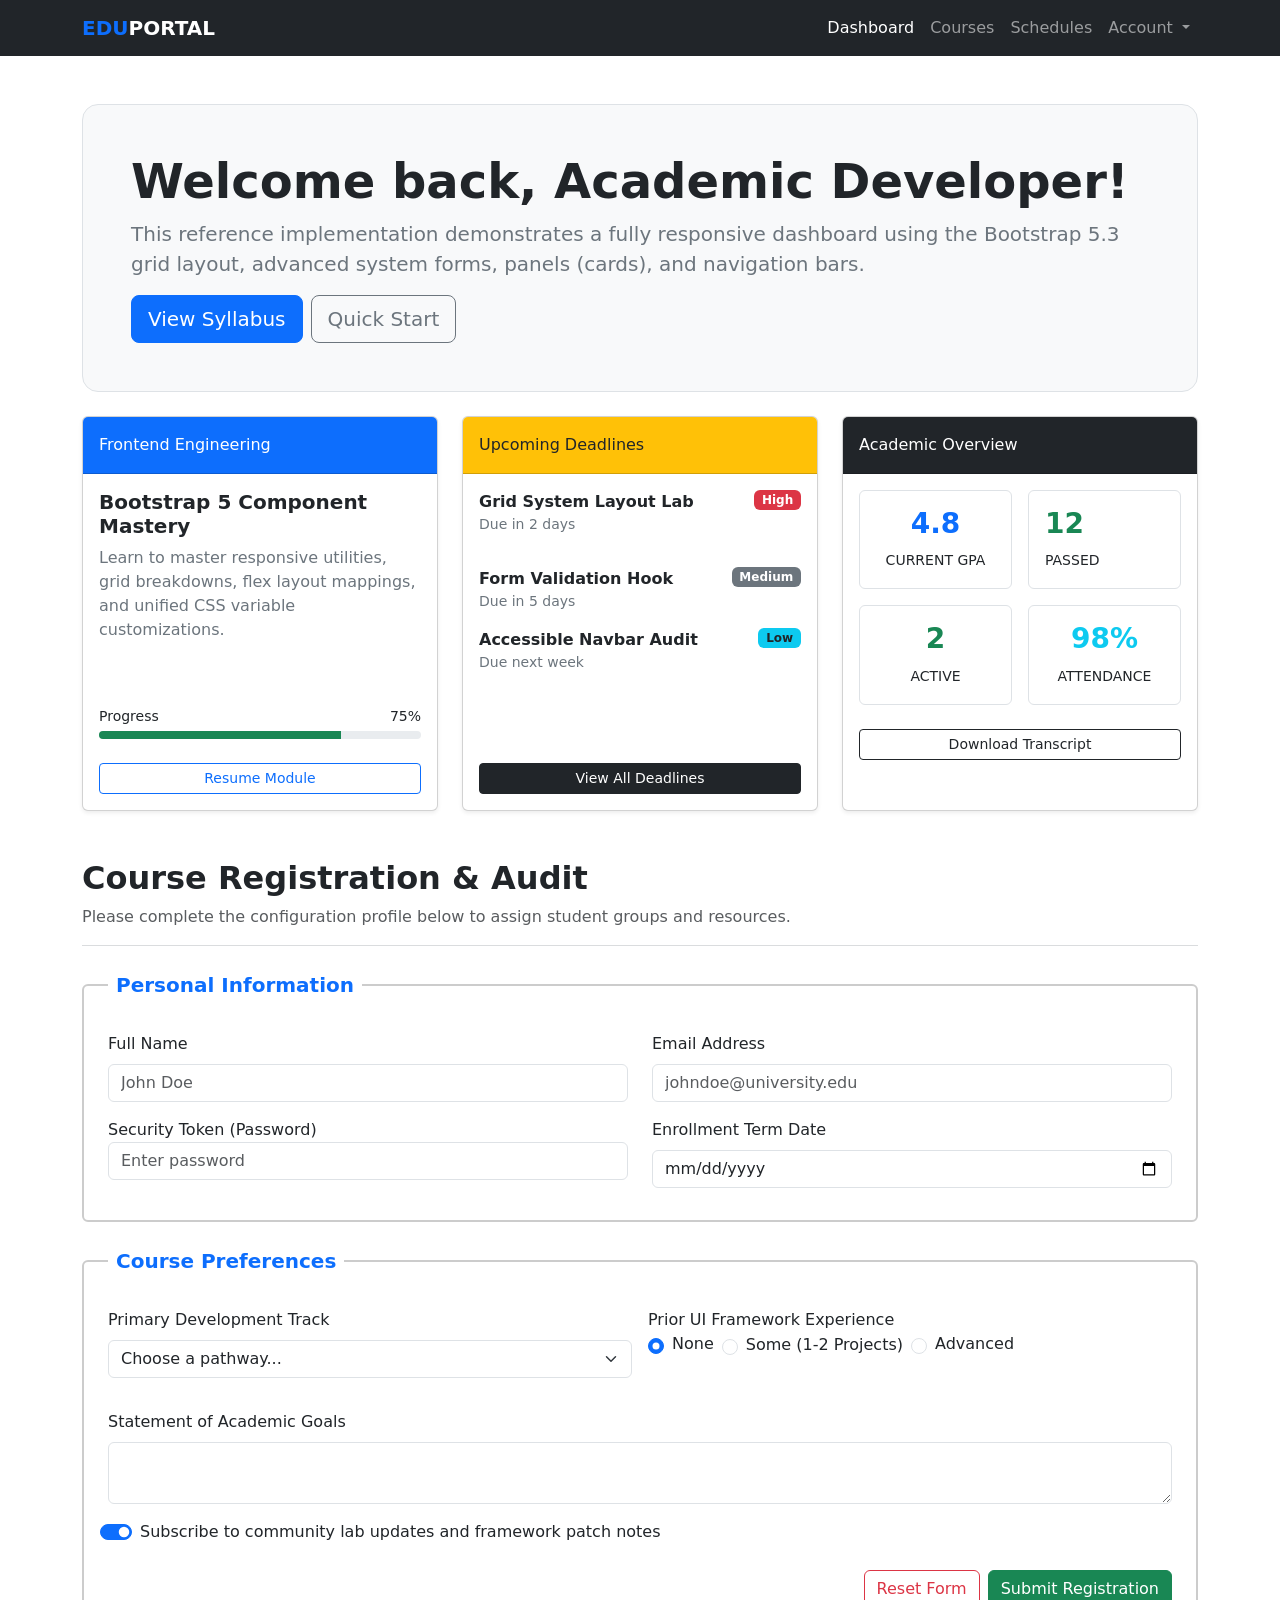
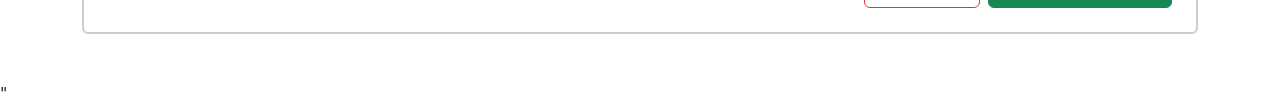
<file: bootstrap-dashboard/index.html>
<!DOCTYPE html>
<html lang="en">
<head>
  <meta charset="UTF-8">
  <meta name="viewport" content="width=device-width, initial-scale=1.0">
  <title>EduPortal</title>
  <link
  href="https://cdn.jsdelivr.net/npm/bootstrap@5.3.3/dist/css/bootstrap.min.css"
  rel="stylesheet">
</head>
<body>
   <nav class="navbar navbar-expand-lg bg-dark sticky-top" data-bs-theme="dark">
  <div class="container">

    <a class="navbar-brand fw-bold" href="#">
      <span class="text-primary">EDU</span>PORTAL
    </a>
    <button
    class="navbar-toggler"
    type="button"
    data-bs-toggle="collapse"
    data-bs-target="#navbarMenu"
    aria-controls="navbarMenu"
    aria-expanded="false"
    aria-label="Toggle navigator">
    <span class="navbar-toggler-icon">
    </span>
    </button>
    <div class="collapse navbar-collapse"
    id="navbarMenu">
  <ul class="navbar-nav gap-1g-3 ms-auto">
  <li class="nav-item">
    <a class="nav-link active" href="#">Dashboard</a>
  </li>

  <li class="nav-item">
    <a class="nav-link" href="#">Courses</a>
  </li>

  <li class="nav-item">
    <a class="nav-link" href="#">Schedules</a>
  </li>

  <li class="nav-item dropdown">
    <a
      class="nav-link dropdown-toggle"
      href="#"
      role="button"
      data-bs-toggle="dropdown"
      aria-expanded="false"
    >
      Account
    </a>

    <ul class="dropdown-menu dropdown-menu-end">
      <li><a class="dropdown-item" href="#">Profile</a></li>
      <li><a class="dropdown-item" href="#">Settings</a></li>
    <li><hr class="dropdown-divider"></li>
    <li><a class="dropdown-item text-danger"
        href="#">Logout</a></li>
    </ul>
  </div>
    </li>
  </li>
</ul>
</div>
   </nav>
<main class="container my-5">

  <section class="p-4 p-md-5 border rounded-4 bg-light mb-4">
    <h1 class="display-5 fw-bold">
      Welcome back, Academic Developer!
    </h1>

    <p class="fs-5 text-secondary">
      This reference implementation demonstrates a fully responsive
      dashboard using the Bootstrap 5.3 grid layout, advanced system
      forms, panels (cards), and navigation bars.
    </p>

    <div class="d-flex flex-wrap gap-2">
      <button type="button" class="btn btn-primary btn-lg">
        View Syllabus
      </button>
<button type="button" class="btn btn-outline-secondary btn-lg">
        Quick Start
      </button>
    </div>
  </section>
  <div class="row g-4">

  <div class="col-12 col-lg-4">
    <article class="card h-100 shadow-sm">

      <div class="card-header bg-primary text-white py-3">
        Frontend Engineering
      </div>

      <div class="card-body d-flex flex-column">
        <h2 class="h5 fw-bold">
          Bootstrap 5 Component Mastery
        </h2>

        <p class="text-secondary">
          Learn to master responsive utilities, grid breakdowns,
          flex layout mappings, and unified CSS variable customizations.
        </p>

        <div class="mt-auto pt-5">
          <div class="d-flex justify-content-between small mb-1">
            <span>Progress</span>
            <span>75%</span>
          </div>

          <div
            class="progress mb-4"
            role="progressbar"
            aria-label="Course progress"
            aria-valuenow="75"
            aria-valuemin="0"
            aria-valuemax="100"
            style="height: 8px;"
          >
            <div
              class="progress-bar bg-success"
              style="width: 75%;"
            ></div>
          </div>

          <button
            type="button"
            class="btn btn-outline-primary btn-sm w-100"
          >
            Resume Module
          </button>
        </div>
      </div>

    </article>
  </div>

  <div class="col-12 col-lg-4">
    <article class="card h-100 shadow-sm">
        <div class="card-header bg-warning  py-3">
Upcoming Deadlines
        </div>
        <div class="card-body d-flex flex-column">
            <div class="d-flex justify-content-between 
            align-items-start">
                <div>
                    <strong>Grid System Layout Lab</strong>
                    <p class="text-secondary small">
                        Due in 2 days
                </p>
                </div>
                <span class="badge bg-danger align-self-start">
                    High
                </span>
            </div>
                <div class="d-flex justify-content-between align-items-start mt-3">
                    <div>
                        <strong>Form Validation Hook</strong>
                        <p class="text-secondary small mb-0">
                            Due in 5 days
                        </p>
                        </div>
                        <span class="badge bg-secondary">
                            Medium
                        </span>
                        </div>
                        <div class="d-flex justify-content-between align-items-start mt-3">
                            <div>
                                <strong>Accessible Navbar Audit</strong>
                                <p class="text-secondary small mb-0">
                                    Due next week
                                </p>
                            </div>
                            <span class="badge bg-info text-dark">
                                Low
                            </span>
                        </div>
                        <button type="button" class="btn btn-dark btn-sm w-100 mt-auto">
                            View All Deadlines
                        </button>
                </div>
            </article>
        </div>
        <div class="col-12 col-lg-4">
            <article class="card h-100 shadow-sm">
                <div class="card-header bg-dark text-white py-3">
                    Academic Overview
                </div>
                <div class="card-body">
                    <div class="row g-3">
                        <div class="col-6">
                            <div class="border rounded p-3 text-center">
                                <h3 class="text-primary fw-bold">4.8</h3>
                                <small>CURRENT GPA</small>
                                </div>
                                </div>
                                <div class="col-6">
                                    <div class="border rounded p-3 text-centr">
                                        <h3 class="text-success fw-bold">12</h3>
                                        <small>PASSED</small>
                                </div>
                                </div>
                                <div class="col-6">
                                <div class="border rounded p-3 text-center">
                                    <h3 class="text-success fw-bold">2</h3>
                                    <small>ACTIVE</small>
                                </div>
                                </div>
                                <div class="col-6">
                                    <div class="border rounded p-3 text-center">
                                        <h3 class="text-info fw-bold">98%</h3>
                                        <small>ATTENDANCE</small>
                                    </div>
                                </div>
                                </div>
                                <button type="button" class="btn btn-outline-dark btn-sm w-100 mt-4">
                                    Download Transcript
                                </button>
                </div>
                </article>
        </div>
  </div>
  <section class="mt-5">
<h2 class="fw-bold">
    Course Registration & Audit
  </h2>

  <p class="text-muted">
    Please complete the configuration profile below to assign
    student groups and resources.
  </p>
  <hr class="border-secondary opacity-25">
  <fieldset class="rounded p-4 mt-4"
    style="border: 2px solid #cccccc !important;">
    <legend class="float-none w-auto px-2 fs-5 fw-bold text-primary">
        Personal Information
        </legend>
        <div class="row">
        <div class="col-md-6 mb-3">
            <label for="fullName"
            class="form-label">Full Name</label>
            <input type="text" class="form-control"
            id="fullName" placeholder="John Doe">
    </div>
    <div class="col-md-6 mb-3">
        <label for="email"
        class="form-label">Email Address</label>
        <input type="email"
        class="form-control" id="email"
        placeholder="johndoe@university.edu">
        </div>
        </div>
        <div class="row">
            <div class="col-md-6 mb-3">
                <label for="password
                class=form-label">
                Security Token (Password)
            </label>
            <input type="password"
            class="form-control"
            id="password"
            placeholder="Enter password">
            </div>
            <div class="col-md-6 md-3">
  <label for="termDate" 
  class="form-label">
    Enrollment Term Date
  </label>
<input type="date"
       class="form-control"
       id="termDate">
</div>
    </div>
  </fieldset>
    <fieldset class="rounded p-4 mt-4"
    style="border:2px solid #cccccc !important;">
    <legend class="float-none w-auto px-2 fs-5 fw-bold text-primary">
        Course Preferences
    </legend>

    <div class="row g-3">
        <div class="col-md-6 mb-3">
            <label for="track"
            class="form-label">
            
            Primary Development Track
        </label>
        <select id="track"
        class="form-select">
        <option selected>Choose a pathway...</option>
        <option>Frontend Development</option>
        <option>Backend Development</option>
        <option>Full Stack Development</option>
    </select>
        </div>
    <div class="col-md-6 mb-3">
  <label class="form-label">
    Prior UI Framework Experience
        <label class="form-label">
            
            </label>

            <div class="d-flex flex-row flex-nowrap align-items-center gap-2">
                <div class="form-check form-chek-inline d-flex align-items-center gap-2">
                    <input class="form-check-input"
                    type="radio"
                    name="experience"
                    id="none" checked> 
                    <label class="form-check-label"
                    for="non">
                    None
                    </label>
                    </div>
                    <div class="form-chek form-chek-inline d-flex align-items-center gap-2">
                         <input class="form-check-input"
                    type="radio"
                    name="experience"
                    id="some">
                    <label class="form-check-label text-nowrap"
                    for="some">
                    Some (1-2 Projects)
                    </label>
                    </div>

                    <div class="form-check form-check-inline d-flex align-items-center gap-2">
                    <input class="form-check-input"
                    type="radio"
                    name="experience"
                    id="advanced">
                    <label class="form-check-label text-nowrap"
                    for="advanced">
                    Advanced
                    </label>
                    </div>
                    </div>
                    </div>
                    <div class="mt-3">
                      <label for="goals" class="form-label">
                        Statement of Academic Goals
                        </label>

                        <textarea
                        class="form-control"
                        id="goals"
                        row="3"
                        placeholder="Briefly specify what you intend to build with Bootstrap layout engines...">
                      </textarea>
                      </div>
                      <div class="form-check form-switch mt-3">
                        <input
                        class="form-check-input"
                        type="checkbox"
                        id="subscribe"
                        checked>
                        <label class="form-check-label"
                        for="subscribe">
                        Subscribe to community lab updates and framework patch notes
                        </label>
                        </div>
                        <div class="d-flex justify-content-end gap-2 mt-4">
                          <button type="reset" class="btn btn-outline-danger">
                            Reset Form
                          </button>
                          <button type="submit" class="btn btn-success">
                            Submit Registration
                          </button>
                          </div>




    
</div>
</fieldset>
  </section>
  </main>
  <script
  src="https://cdn.jsdelivr.net/npm/bootstrap@5.3.3/dist/js/bootstrap.bundle.min.js"></script>"
</body>
</html>
</file>
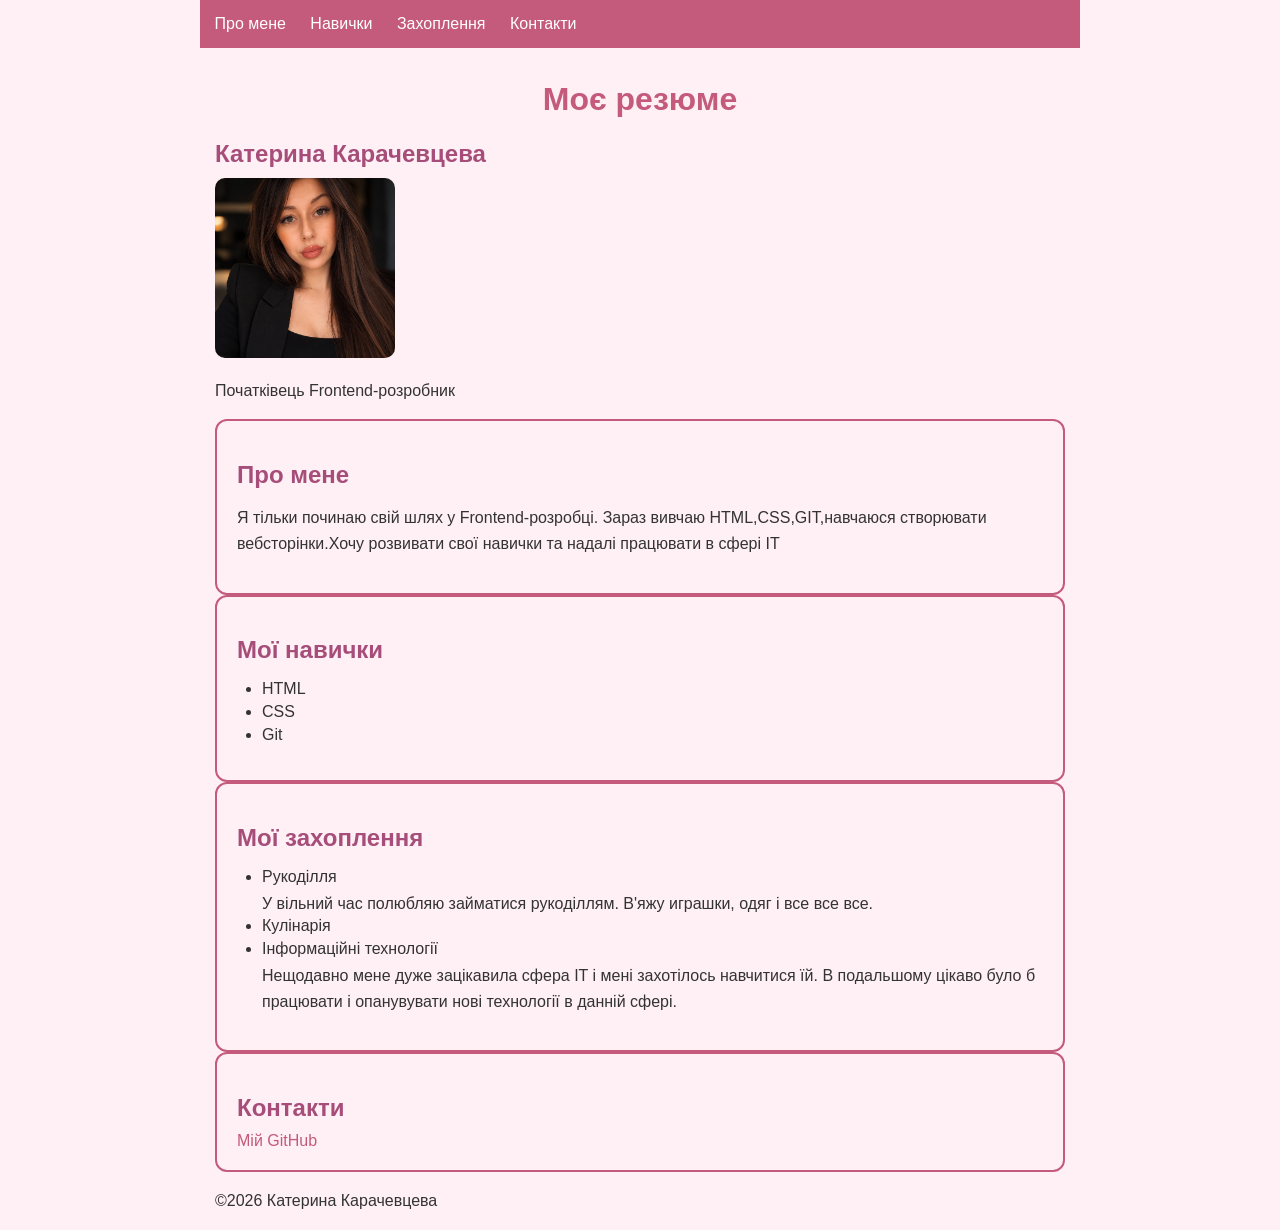
<file: resume/index.html>
<!DOCTYPE html>
<html lang="uk"> 
  <head>
    <meta charset="UTF-8">
    <meta name="viewport"content="width=device-width,intial-scale=1.0">
    <title>Резюме</title>
    <link rel="stylesheet"href="style.css">
    </head>
    <body>
      <nav>
        <a href="#about">Про мене</a>
        <a href="#skills">Навички</a>
        <a href="#hobbies">Захоплення</a>
        <a href="#contacts">Контакти</a>
      </nav>
      <h1>Моє резюме</h1>
      <h2>Катерина Карачевцева</h2>
      <img src="github_profile_under_1mb.jpg"
        alt-="Фото Катерини">
      <p>Початківець Frontend-розробник</p>
      <section id="about">
      <h2>Про мене</h2>
      <p>Я тільки починаю свій шлях у Frontend-розробці. Зараз вивчаю HTML,CSS,GIT,навчаюся створювати вебсторінки.Хочу розвивати свої навички та надалі працювати в сфері IT </p>
      </section>
      <section id="skills">
        <h2>Мої навички</h2>
      <ul>
        <li>HTML</li>
        <li>CSS</li>
        <li>Git</li>
      </ul>
      </section>
      <section id="hobbies">
        <h2>Мої захоплення</h2>
      <ul>
        <li>Рукоділля</li>
        <p>У вільний час полюбляю займатися рукоділлям. В'яжу играшки, одяг і все все все.</p>
        <li>Кулінарія</li>
        <li>Інформаційні технології</li>
        <p>Нещодавно мене дуже зацікавила сфера IT і мені захотілось навчитися їй. В подальшому цікаво було б працювати і опанувувати нові технології в данній сфері.</p>
      </ul>
      </section>
          <section id="contacts">
            <h2>Контакти</h2>
          <a href="https://github.com/karacevcevakatrina015-cell">Мій GitHub</a>
          </section>
    <footer>
    <p>&copy;2026 Катерина Карачевцева</p>
    </footer>
    </body>
</html>
</file>
<file: resume/style.css>
body{
    font-family:Verdana,Geneva,Tahoma,sans-serif;
  background-color:#fff0f5;
  color:#333333;
    padding-top:60px;
    max-width:850px;
    margin:0 auto;
}
h1{
    color:#c45a7c;
    text-align:center;
}
h2{
  color:#a64d79;
  margin-bottom:10px;
}
p{
  line-height:1.6;
}
ul{
  padding-left:25px;
}
li{
  margin-bottom:5px;
}
a{
  color:#c45a7c;
  text-decoration:none;
}
img{
        width:180px;
    height:auto;
    border-radius:10px;
}
nav{
    position:fixed;
    top:0;
    width:850px;
    left:50%;
    transform:translateX(-50%);
    background-color:#c45a7c;
    padding:15px;
    z-index:1000;
}
nav a{
    color:white;
    margin-right:20px;
    text-decoration:none;
}
section{
    border:2px solid #c45a7c;
    border-radius:12px;
    padding:20px;
    margin-botton:20px;
}
#hobbies p{
    margin-top:0;
    margin-bottom:0;
}
</file>
